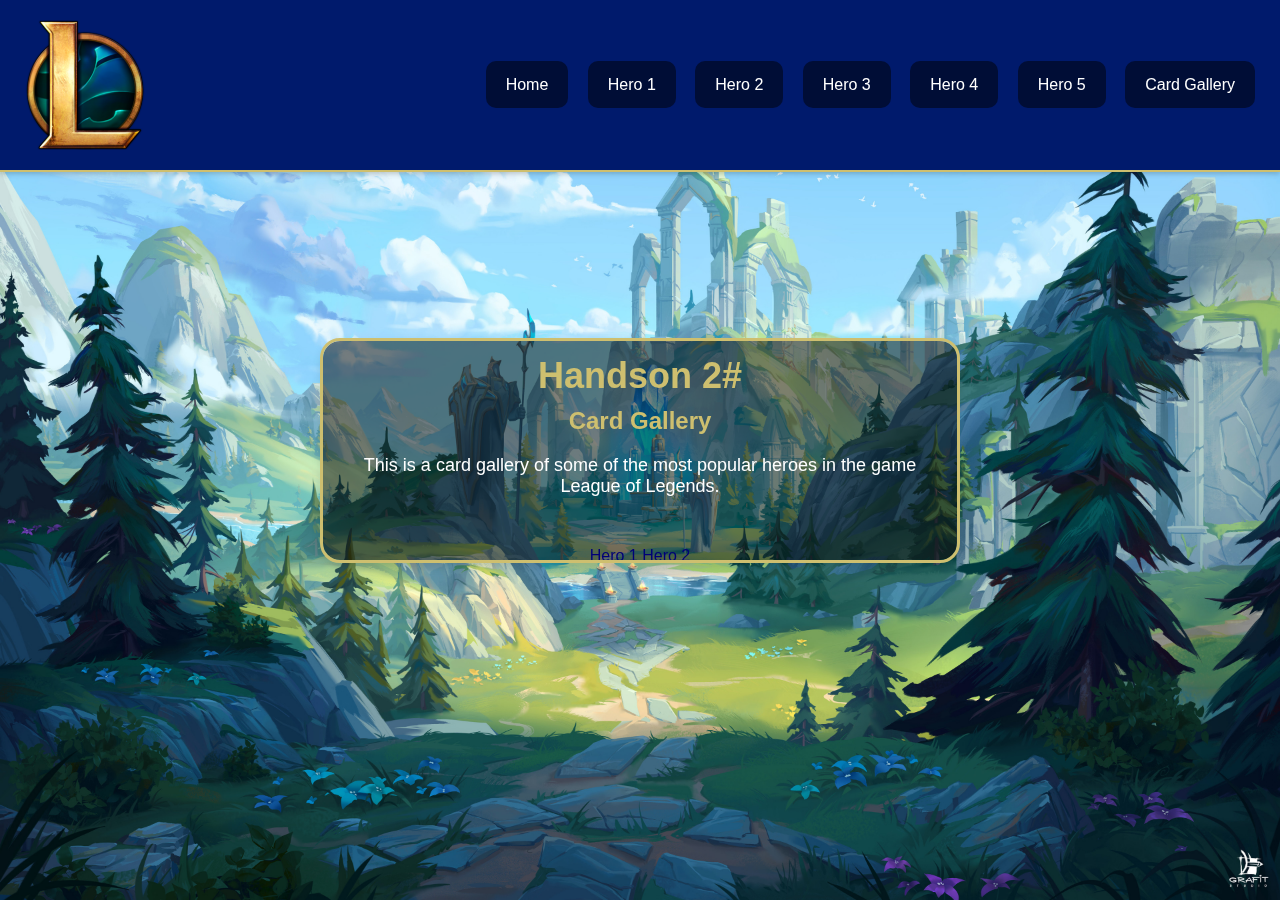
<file: index.html>
<!DOCTYPE html>
<html lang="en">
<head>
    <meta charset="UTF-8">
    <meta name="viewport" content="width=device-width, initial-scale=1.0">
    <link rel="stylesheet" href="assets/css/style.css">
    <title>Handson 2</title>
</head>
<body>
    <img src="./assets/img/bg3.jpg" alt="background image" class="bg">
    <div class="header-buttons-hero">
        <img class="lol-logo" src="./assets/img/lollogo.png" alt="lol">   
        <nav>
            <ul>
                <li><a href="#">Home</a></li>
                <li><a href="./pages/page1/index.html">Hero 1</a></li>
                <li><a href="./pages/page2/index.html">Hero 2</a></li>
                <li><a href="./pages/page3/index.html">Hero 3</a></li>
                <li><a href="./pages/page4/index.html">Hero 4</a></li>
                <li><a href="./pages/page5/index.html">Hero 5</a></li>
                <li><a href="./pages/card gallery/index.html">Card Gallery</a></li>
            </ul>
        </nav>
    </div>

    <div class="card-holder">
        <div class="content">
            <h1 class="title">Handson 2#</h1>
            <h2 class="subtitle">Card Gallery</h2>
            <p class="description">This is a card gallery of some of the most popular heroes in the game League of Legends.</p>
        </div>
    <div class="buttons">
        <a href="./pages/page1/index.html" class="btn">Hero 1</a>
        <a href="./pages/card gallery/index.html" class="btn">Hero 2</a>
    </div>
    </div>
</body>
</html>
</file>
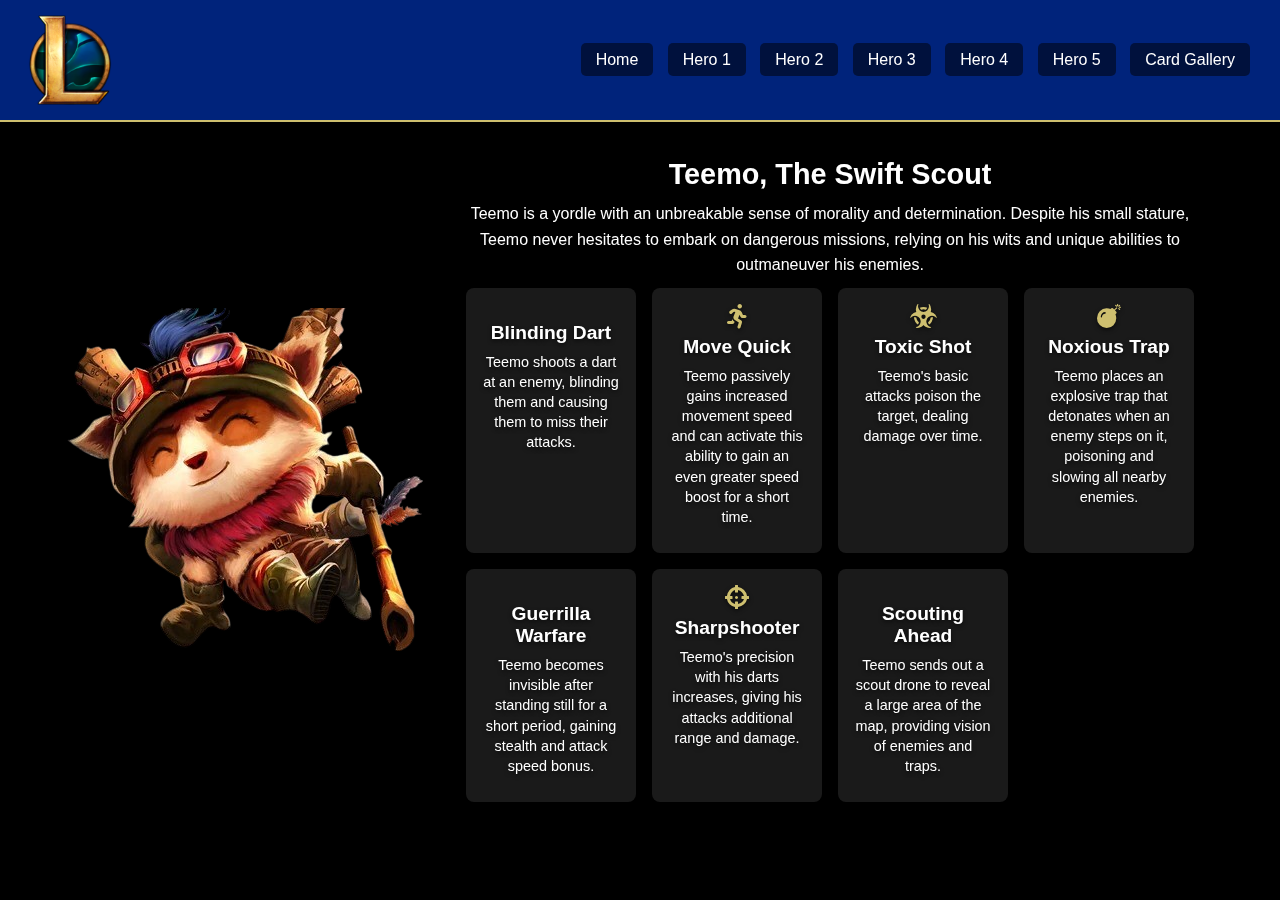
<file: pages/page2/index.html>
<!DOCTYPE html>
<html lang="en">
<head>
    <meta charset="UTF-8">
    <meta name="viewport" content="width=device-width, initial-scale=1.0">
    <link rel="stylesheet" href="assets/css/style.css">
    <link rel="stylesheet" href="https://cdnjs.cloudflare.com/ajax/libs/font-awesome/5.15.3/css/all.min.css">
    <title>Teemo</title>
</head>
<body>
    <video class="bg" autoplay loop muted>
        <source src="./assets/vids/teemo-bg.mp4" type="video/mp4">
        Your browser does not support the video tag.
    </video>
    <div class="header-buttons-hero">
        <img class="lol-logo" src="./assets/hero2/lollogo.png" alt="teemo">   
        <nav>
            <ul>
                <li><a href="../../index.html">Home</a></li>
                <li><a href="../../pages/page1/index.html">Hero 1</a></li>
                <li><a href="#">Hero 2</a></li>
                <li><a href="../../pages/page3/index.html">Hero 3</a></li>
                <li><a href="../../pages/page4/index.html">Hero 4</a></li>
                <li><a href="../../pages/page5/index.html">Hero 5</a></li>
                <li><a href="../../pages/card gallery/index.html">Card Gallery</a></li>
            </ul>
        </nav>
    </div>

    <div class="hero">
        <img src="assets/hero2/teemo.png" alt="Teemo" class="hero-image">
        <div class="hero-description">
            <h2>Teemo, The Swift Scout</h2>
            <p>Teemo is a yordle with an unbreakable sense of morality and determination. Despite his small stature, Teemo never hesitates to embark on dangerous missions, relying on his wits and unique abilities to outmaneuver his enemies.</p>
            <div class="skills">
                <div class="skill">
                    <i class="fas fa-dart"></i>
                    <h3>Blinding Dart</h3>
                    <p>Teemo shoots a dart at an enemy, blinding them and causing them to miss their attacks.</p>
                </div>

                <div class="skill">
                    <i class="fas fa-running"></i>
                    <h3>Move Quick</h3>
                    <p>Teemo passively gains increased movement speed and can activate this ability to gain an even greater speed boost for a short time.</p>
                </div>

                <div class="skill">
                    <i class="fas fa-biohazard"></i>
                    <h3>Toxic Shot</h3>
                    <p>Teemo's basic attacks poison the target, dealing damage over time.</p>
                </div>

                <div class="skill">
                    <i class="fas fa-bomb"></i>
                    <h3>Noxious Trap</h3>
                    <p>Teemo places an explosive trap that detonates when an enemy steps on it, poisoning and slowing all nearby enemies.</p>
                </div>

                <!-- Additional Skills -->
                <div class="skill">
                    <i class="fas fa-camouflage"></i>
                    <h3>Guerrilla Warfare</h3>
                    <p>Teemo becomes invisible after standing still for a short period, gaining stealth and attack speed bonus.</p>
                </div>

                <div class="skill">
                    <i class="fas fa-crosshairs"></i>
                    <h3>Sharpshooter</h3>
                    <p>Teemo's precision with his darts increases, giving his attacks additional range and damage.</p>
                </div>

                <div class="skill">
                    <i class="fas fa-radar"></i>
                    <h3>Scouting Ahead</h3>
                    <p>Teemo sends out a scout drone to reveal a large area of the map, providing vision of enemies and traps.</p>
                </div>
            </div>
        </div>
    </div>
</body>
</html>
</file>
<file: assets/css/style.css>
* {
    padding: 0;
    margin: 0;
    box-sizing: border-box;
    outline: none;
}

body, html {
    height: 100%;
    margin: 0;
    padding: 0;
    overflow: hidden;
    font-family: Arial, sans-serif;
}

.lol-logo {
    width: 150px;
    padding: 10px;
    background-color: transparent;
    transition: transform 0.3s, filter 0.3s;
}

.lol-logo:hover {
    transform: scale(1.1);
    filter: drop-shadow(-15px 7px 23px #ffffff);
}

.bg {
    position: fixed;
    top: 0;
    left: 0;
    width: 100%;
    height: 100%;
    z-index: -1;
    background-size: cover;
    background-position: center;
    background-repeat: no-repeat;
}

.header-buttons-hero {
    display: flex;
    justify-content: space-between;
    align-items: center;
    position: fixed;
    top: 0;
    left: 0;
    width: 100%;
    z-index: 1000;
    padding: 10px;
    background-color: #001A6C;
    color: #cebf6f;
    border-bottom: 2px solid #cebf6f;
    box-shadow: 0 2px 5px rgba(0, 0, 0, 0.2);
    transition: background-color 0.3s ease-in-out;
}

.header-buttons-hero:hover {
    background-color: #002C9A;
}

.header-buttons-hero nav ul {
    list-style-type: none;
    padding: 0;
    margin: 0;
}

.header-buttons-hero nav ul li {
    display: inline;
    margin-right: 15px;
}

.header-buttons-hero nav ul li a {
    text-decoration: none;
    color: #fff;
    padding: 15px 20px;
    background-color: rgba(0, 0, 0, 0.5);
    border-radius: 10px;
    transition: background-color 0.3s;
}

.header-buttons-hero nav ul li a:hover {
    background-color: rgba(0, 0, 0, 0.7);
}

@keyframes slideIn {
    from {
        transform: translateY(-100%);
    }
    to {
        transform: translateY(0);
    }
}

.header-buttons-hero {
    animation: fadeIn 2s ease-out, slideIn 2s ease-out;
}

@keyframes fadeIn {
    from {
        opacity: 0;
    }
    to {
        opacity: 1;
    }
}

body {
    display: grid;
    place-items: center;
    height: 100vh; 
    margin: 0; 
}

.card-holder {
    width: 50%;
    height: 25vh; 
    padding: 0px;
    margin: auto; 
    box-sizing: border-box; 
    display: flex; 
    flex-direction: column; 
    justify-content: center; 
    align-items: center; 
    border: 3px solid #cebf6f; 
    border-radius: 20px; 
    box-shadow: 0 4px 8px rgba(0,0,0,0.1); 
    position: relative; 
    color: #ffffff; 
    overflow: hidden; 
}

.card-holder::before {
    content: "";
    position: absolute;
    top: 0;
    left: 0;
    right: 0;
    bottom: 0;
    background: rgba(0, 0, 0, 0.5); 
    border-radius: 17px; 
    z-index: 0; 
}

.card-holder .content {
    padding: 20px;
    border-radius: 10px;
    text-align: center; 
    position: relative; 
    z-index: 1;
}

.title {
    font-size: 36px;
    font-family: 'Segoe UI', Tahoma, Geneva, Verdana, sans-serif;
    margin-bottom: 10px;
    color: #cebf6f; 
}

.subtitle {
    font-size: 24px;
    font-family: 'Segoe UI', Tahoma, Geneva, Verdana, sans-serif;
    margin-bottom: 20px;
    color: #cebf6f; 
}

.description {
    font-size: 18px;
    font-family: 'Gill Sans', 'Gill Sans MT', Calibri, 'Trebuchet MS', sans-serif;
    margin-bottom: 30px;
    color: #ffffff; 
}
</file>
<file: pages/page2/assets/css/style.css>
* {
    padding: 0;
    margin: 0;
    box-sizing: border-box;
    outline: none;
}

body, html {
    height: 100%;
    margin: 0;
    padding: 0;
    overflow: hidden;
    font-family: 'Arial', sans-serif;
}

.lol-logo {
    width: 100px;
    padding: 5px;
    background-color: transparent;
    transition: transform 0.3s, filter 0.3s;
}

.lol-logo:hover {
    transform: scale(1.1);
    filter: drop-shadow(-15px 7px 23px #ffffff);
}

.bg {
    position: fixed; /* or absolute, depending on your layout */
    right: 0;
    bottom: 0;
    min-width: 100%; 
    min-height: 100%;
    width: auto; 
    height: auto;
    z-index: -100; /* Keep the video behind other elements */
    background-size: cover;
    background-position: center;
    background-repeat: no-repeat;
}

.header-buttons-hero {
    display: flex;
    justify-content: space-between;
    align-items: center;
    position: fixed;
    top: 0;
    left: 0;
    width: 100%;
    z-index: 1000;
    padding: 10px 20px;
    background-color: rgba(0, 26, 108, 0.8);
    color: #cebf6f;
    border-bottom: 2px solid #cebf6f;
    box-shadow: 0 2px 5px rgba(0, 0, 0, 0.2);
    transition: background-color 0.3s ease-in-out;
}

.header-buttons-hero:hover {
    background-color: rgba(0, 44, 154, 0.8);
}

.header-buttons-hero nav ul {
    list-style-type: none;
    padding: 0;
    margin: 0;
}

.header-buttons-hero nav ul li {
    display: inline;
    margin-right: 10px;
}

.header-buttons-hero nav ul li a {
    text-decoration: none;
    color: #fff;
    padding: 8px 15px;
    background-color: rgba(0, 0, 0, 0.5);
    border-radius: 5px;
    transition: background-color 0.3s;
}

.header-buttons-hero nav ul li a:hover {
    background-color: rgba(0, 0, 0, 0.7);
}

.hero {
    display: flex;
    align-items: center;
    justify-content: center;
    height: 100vh;
    padding-top: 60px;
    text-align: center;
    color: #fff;
    text-shadow: 0 2px 4px rgba(0, 0, 0, 0.6);
}

.hero-image {
    max-width: 30%;
    height: auto;
    margin-right: 20px;
    border-radius: 10px;
    box-shadow: 0 8px 16px rgba(0, 0, 0, 0.3);
    transition: transform 0.3s ease-in-out, box-shadow 0.3s ease-in-out;
}

.hero-image:hover {
    transform: scale(1.05);
    box-shadow: 0 12px 24px rgba(0, 0, 0, 0.4);
}

.hero-description {
    max-width: 60%;
    background-color: rgba(0, 0, 0, 0.8);
    padding: 20px;
    border-radius: 10px;
    box-shadow: 0 8px 16px rgba(0, 0, 0, 0.3);
    animation: fadeIn 1s ease-in-out;
}

.hero-description h2 {
    font-size: 1.8rem;
    margin-bottom: 10px;
    font-weight: bold;
}

.hero-description p {
    font-size: 1rem;
    margin-bottom: 10px;
    line-height: 1.6;
}

.skills {
    display: grid;
    grid-template-columns: repeat(auto-fit, minmax(150px, 1fr));
    gap: 1rem;
    margin-top: 10px;
}

.skill {
    background-color: rgba(255, 255, 255, 0.1);
    padding: 1rem;
    border-radius: 8px;
    text-align: center;
    transition: transform 0.3s ease, box-shadow 0.3s ease;
}

.skill:hover {
    transform: translateY(-3px);
    box-shadow: 0 8px 16px rgba(0, 0, 0, 0.2);
}

.skill i {
    font-size: 1.5rem;
    margin-bottom: 0.5rem;
    color: #cebf6f;
}

.skill h3 {
    font-size: 1.2rem;
    margin-bottom: 0.5rem;
}

.skill p {
    font-size: 0.9rem;
    line-height: 1.4;
}

@keyframes slideIn {
    from {
        transform: translateY(-100%);
    }
    to {
        transform: translateY(0);
    }
}

.header-buttons-hero {
    animation: fadeIn 2s ease-out, slideIn 2s ease-out;
}

@keyframes fadeIn {
    from {
        opacity: 0;
    }
    to {
        opacity: 1;
    }
}
</file>
